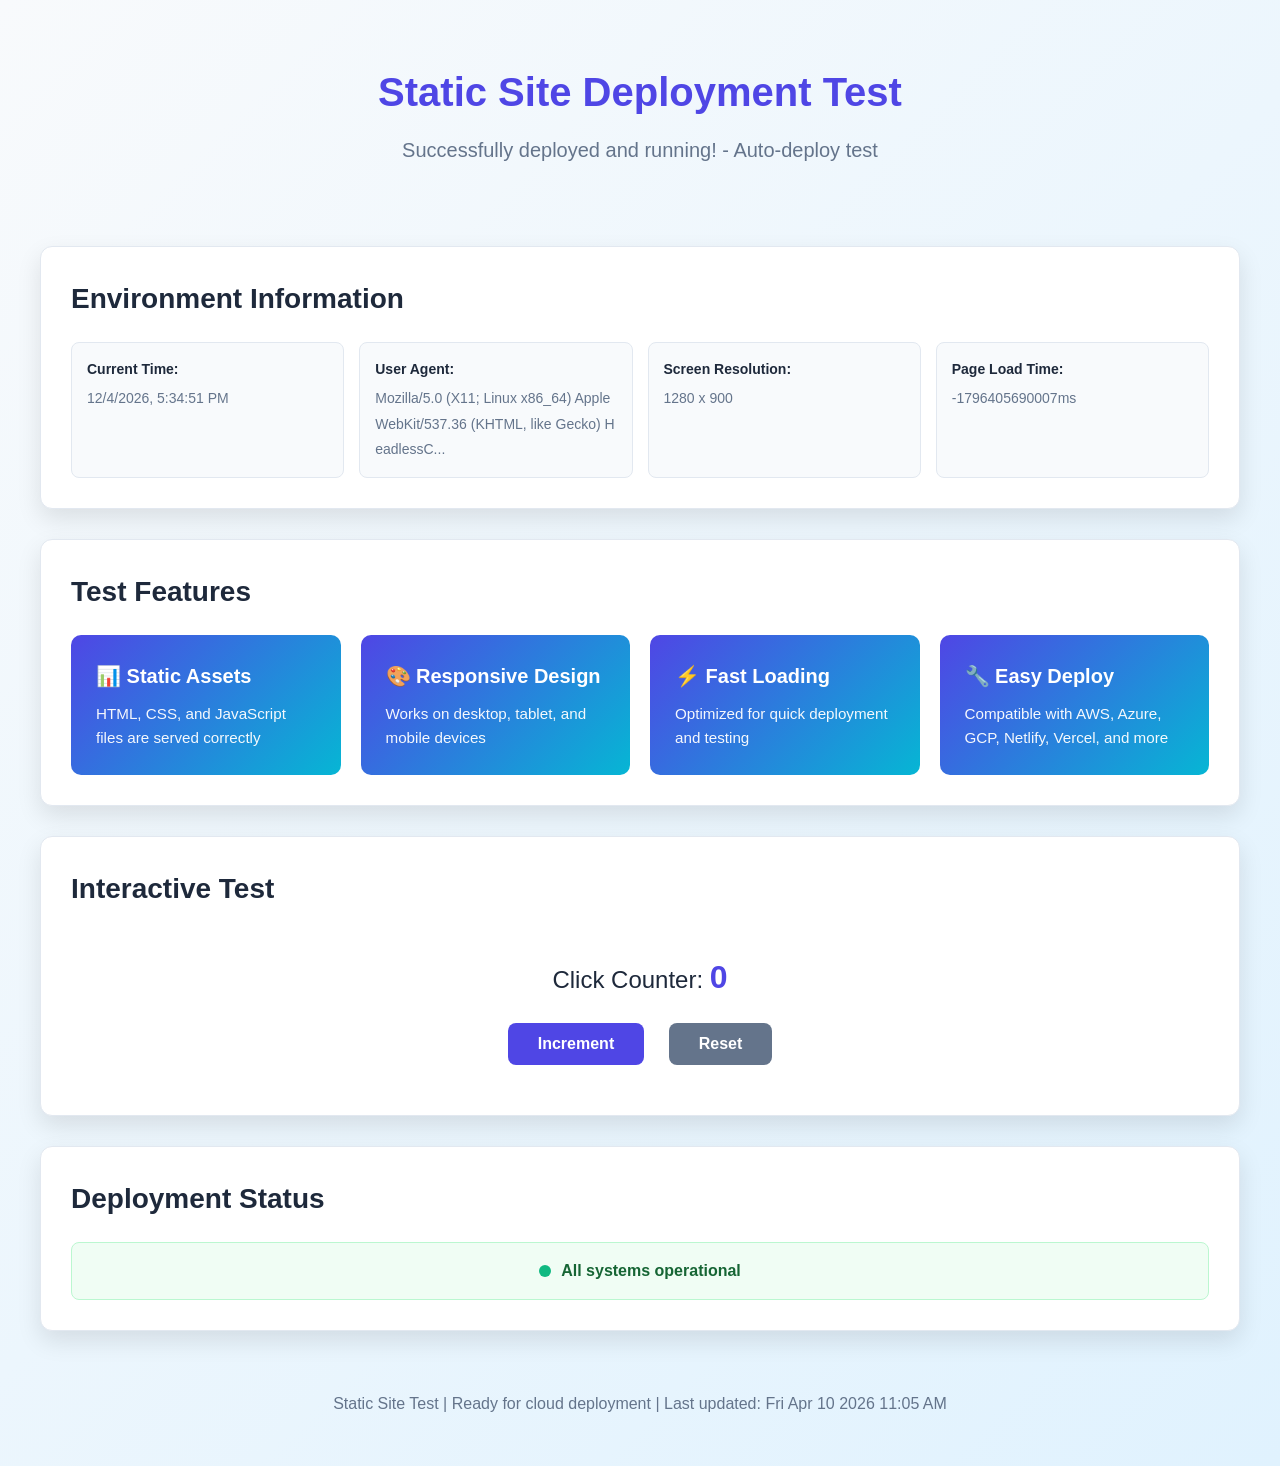
<file: index.html>
<!DOCTYPE html>
<html lang="en">
<head>
    <meta charset="UTF-8">
    <meta name="viewport" content="width=device-width, initial-scale=1.0">
    <title>Cloud Deploy Test Site</title>
    <link rel="stylesheet" href="styles.css">
</head>
<body>
    <div class="container">
        <header>
            <h1>Static Site Deployment Test</h1>
            <p class="subtitle">Successfully deployed and running! - Auto-deploy test</p>
        </header>

        <main>
            <section class="info-card">
                <h2>Environment Information</h2>
                <div class="info-grid">
                    <div class="info-item">
                        <strong>Current Time:</strong>
                        <span id="current-time"></span>
                    </div>
                    <div class="info-item">
                        <strong>User Agent:</strong>
                        <span id="user-agent"></span>
                    </div>
                    <div class="info-item">
                        <strong>Screen Resolution:</strong>
                        <span id="screen-res"></span>
                    </div>
                    <div class="info-item">
                        <strong>Page Load Time:</strong>
                        <span id="load-time"></span>
                    </div>
                </div>
            </section>

            <section class="features">
                <h2>Test Features</h2>
                <div class="feature-grid">
                    <div class="feature-card">
                        <h3>📊 Static Assets</h3>
                        <p>HTML, CSS, and JavaScript files are served correctly</p>
                    </div>
                    <div class="feature-card">
                        <h3>🎨 Responsive Design</h3>
                        <p>Works on desktop, tablet, and mobile devices</p>
                    </div>
                    <div class="feature-card">
                        <h3>⚡ Fast Loading</h3>
                        <p>Optimized for quick deployment and testing</p>
                    </div>
                    <div class="feature-card">
                        <h3>🔧 Easy Deploy</h3>
                        <p>Compatible with AWS, Azure, GCP, Netlify, Vercel, and more</p>
                    </div>
                </div>
            </section>

            <section class="interactive">
                <h2>Interactive Test</h2>
                <div class="counter-box">
                    <p>Click Counter: <span id="counter">0</span></p>
                    <button id="increment-btn">Increment</button>
                    <button id="reset-btn">Reset</button>
                </div>
            </section>

            <section class="deployment-status">
                <h2>Deployment Status</h2>
                <div class="status-indicator">
                    <div class="status-dot"></div>
                    <span>All systems operational</span>
                </div>
            </section>
        </main>

        <footer>
            <p>Static Site Test | Ready for cloud deployment | Last updated: Fri Apr 10 2026 11:05 AM</p>
        </footer>
    </div>

    <script src="app.js"></script>
</body>
</html>
</file>
<file: styles.css>
* {
    margin: 0;
    padding: 0;
    box-sizing: border-box;
}

:root {
    --primary-color: #4f46e5;
    --secondary-color: #06b6d4;
    --bg-color: #f8fafc;
    --card-bg: #ffffff;
    --text-primary: #1e293b;
    --text-secondary: #64748b;
    --border-color: #e2e8f0;
    --success-color: #10b981;
    --shadow: 0 1px 3px rgba(0, 0, 0, 0.1);
    --shadow-lg: 0 10px 25px rgba(0, 0, 0, 0.1);
}

body {
    font-family: -apple-system, BlinkMacSystemFont, 'Segoe UI', Roboto, Oxygen, Ubuntu, Cantarell, sans-serif;
    background: linear-gradient(135deg, var(--bg-color) 0%, #e0f2fe 100%);
    color: var(--text-primary);
    line-height: 1.6;
    min-height: 100vh;
    padding: 20px;
}

.container {
    max-width: 1200px;
    margin: 0 auto;
}

header {
    text-align: center;
    padding: 40px 20px;
    margin-bottom: 40px;
}

header h1 {
    font-size: 2.5rem;
    color: var(--primary-color);
    margin-bottom: 10px;
    font-weight: 700;
}

.subtitle {
    font-size: 1.25rem;
    color: var(--text-secondary);
}

section {
    background: var(--card-bg);
    border-radius: 12px;
    padding: 30px;
    margin-bottom: 30px;
    box-shadow: var(--shadow-lg);
    border: 1px solid var(--border-color);
}

h2 {
    color: var(--text-primary);
    margin-bottom: 20px;
    font-size: 1.75rem;
    font-weight: 600;
}

.info-grid {
    display: grid;
    grid-template-columns: repeat(auto-fit, minmax(250px, 1fr));
    gap: 15px;
}

.info-item {
    padding: 15px;
    background: var(--bg-color);
    border-radius: 8px;
    border: 1px solid var(--border-color);
}

.info-item strong {
    display: block;
    color: var(--text-primary);
    margin-bottom: 5px;
    font-size: 0.875rem;
}

.info-item span {
    color: var(--text-secondary);
    font-size: 0.875rem;
    word-break: break-all;
}

.feature-grid {
    display: grid;
    grid-template-columns: repeat(auto-fit, minmax(250px, 1fr));
    gap: 20px;
}

.feature-card {
    padding: 25px;
    background: linear-gradient(135deg, var(--primary-color) 0%, var(--secondary-color) 100%);
    border-radius: 10px;
    color: white;
    transition: transform 0.3s ease, box-shadow 0.3s ease;
}

.feature-card:hover {
    transform: translateY(-5px);
    box-shadow: 0 15px 30px rgba(79, 70, 229, 0.3);
}

.feature-card h3 {
    margin-bottom: 10px;
    font-size: 1.25rem;
}

.feature-card p {
    font-size: 0.95rem;
    opacity: 0.95;
}

.counter-box {
    text-align: center;
    padding: 20px;
}

.counter-box p {
    font-size: 1.5rem;
    margin-bottom: 20px;
    color: var(--text-primary);
}

#counter {
    font-weight: 700;
    color: var(--primary-color);
    font-size: 2rem;
}

button {
    padding: 12px 30px;
    margin: 0 10px;
    font-size: 1rem;
    border: none;
    border-radius: 8px;
    cursor: pointer;
    transition: all 0.3s ease;
    font-weight: 600;
}

#increment-btn {
    background: var(--primary-color);
    color: white;
}

#increment-btn:hover {
    background: #4338ca;
    transform: scale(1.05);
}

#reset-btn {
    background: var(--text-secondary);
    color: white;
}

#reset-btn:hover {
    background: #475569;
    transform: scale(1.05);
}

.status-indicator {
    display: flex;
    align-items: center;
    justify-content: center;
    gap: 10px;
    padding: 15px;
    background: #f0fdf4;
    border-radius: 8px;
    border: 1px solid #bbf7d0;
}

.status-dot {
    width: 12px;
    height: 12px;
    background: var(--success-color);
    border-radius: 50%;
    animation: pulse 2s infinite;
}

@keyframes pulse {
    0%, 100% {
        opacity: 1;
    }
    50% {
        opacity: 0.5;
    }
}

.status-indicator span {
    color: #166534;
    font-weight: 600;
}

footer {
    text-align: center;
    padding: 30px 20px;
    color: var(--text-secondary);
}

@media (max-width: 768px) {
    header h1 {
        font-size: 2rem;
    }

    .subtitle {
        font-size: 1rem;
    }

    section {
        padding: 20px;
    }

    button {
        display: block;
        width: 100%;
        margin: 10px 0;
    }

    .feature-grid {
        grid-template-columns: 1fr;
    }
}
</file>
